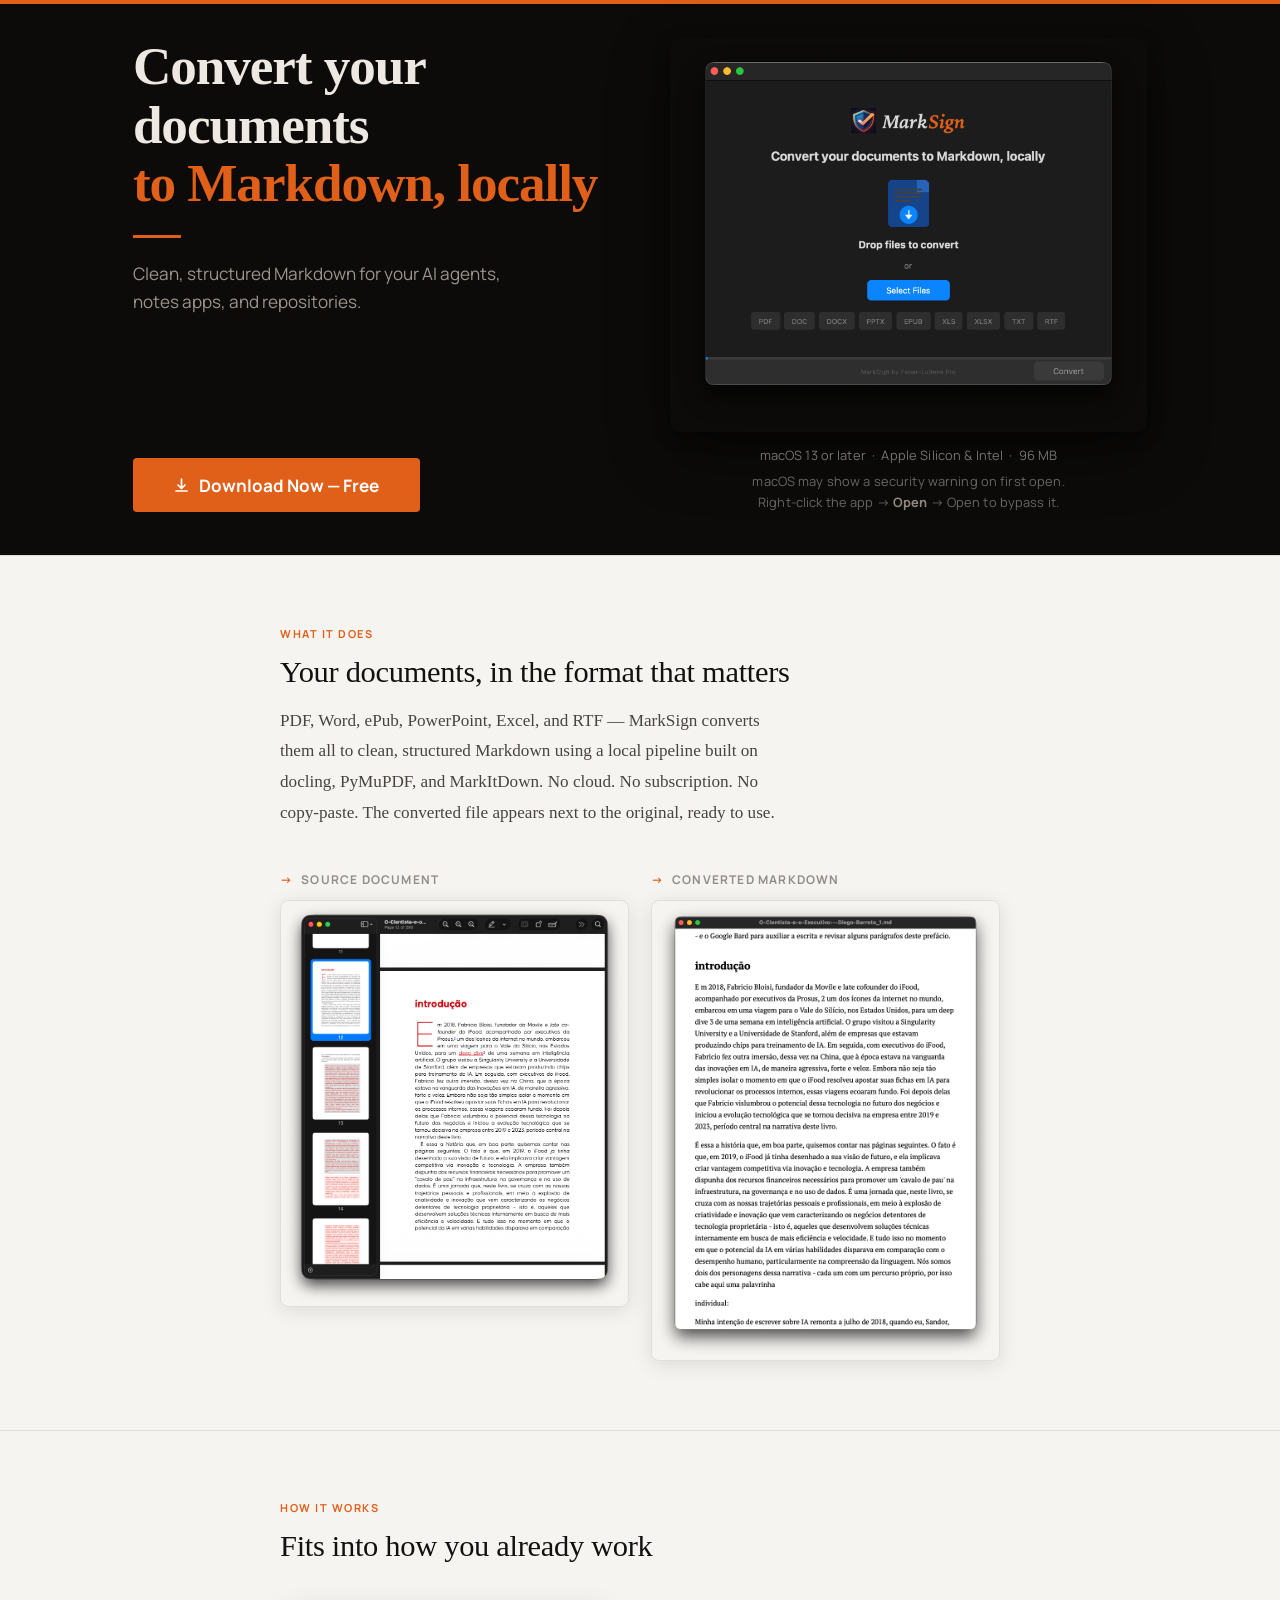
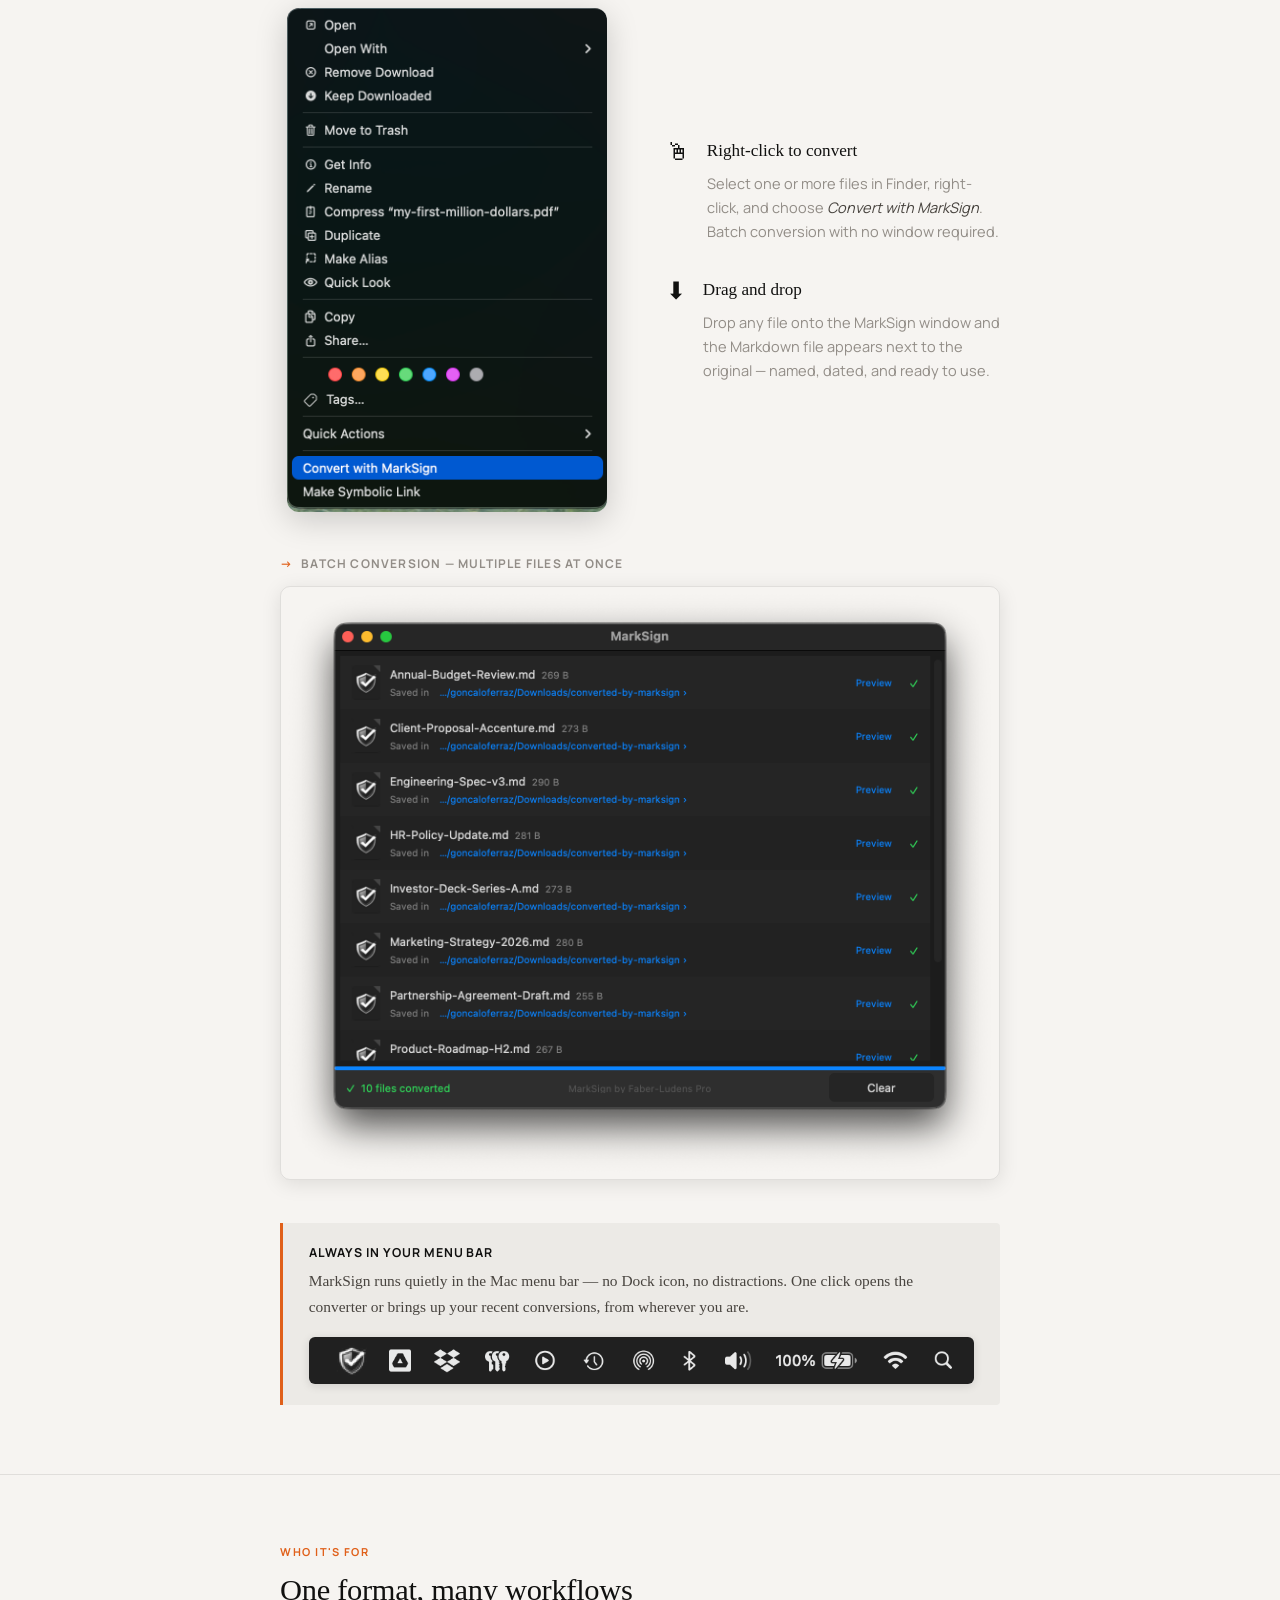
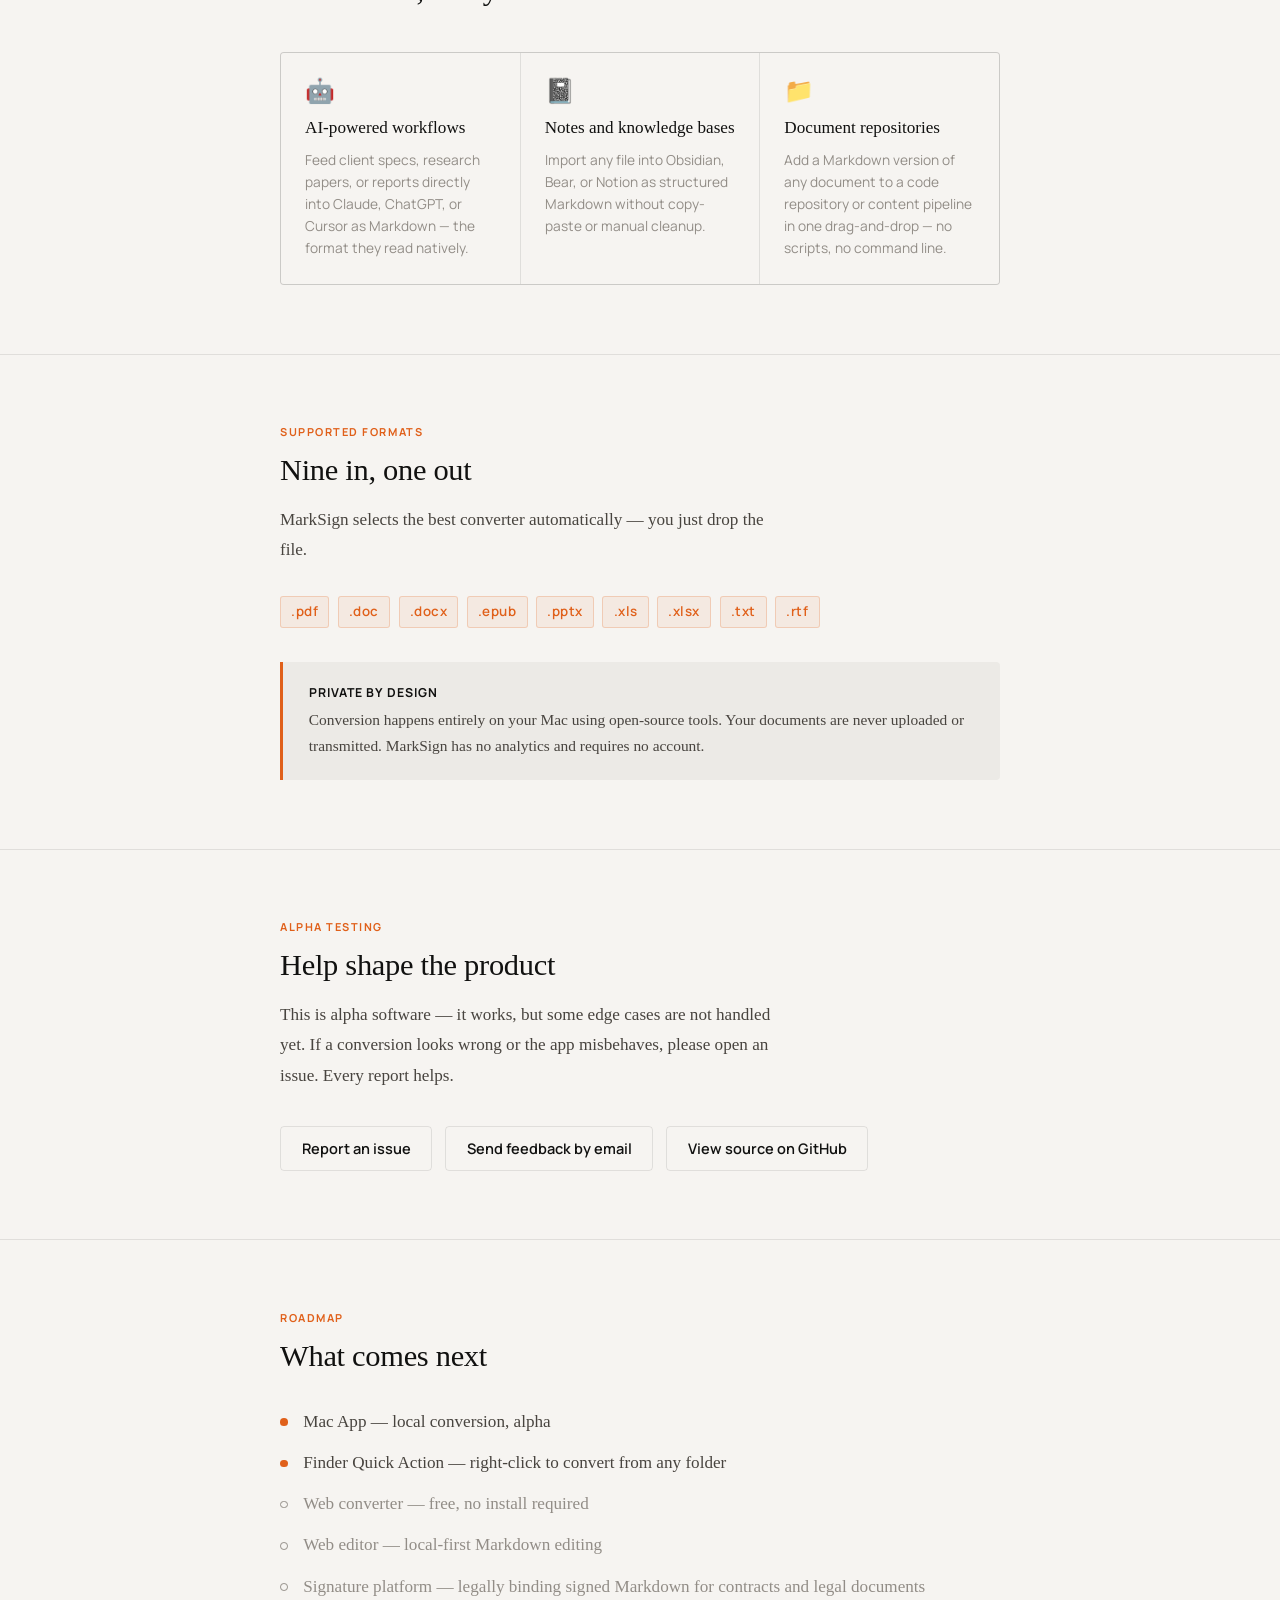
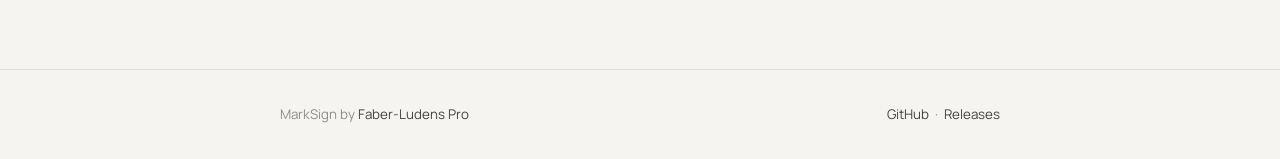
<file: docs/index.html>
<!DOCTYPE html>
<html lang="en">
<head>
  <meta charset="UTF-8">
  <meta name="viewport" content="width=device-width, initial-scale=1.0">
  <title>MarkSign — Convert your documents to Markdown, locally</title>
  <meta name="description" content="Drop a PDF, Word file, or ePub. Get clean Markdown in seconds. Runs entirely on your Mac — nothing uploaded, nothing sent.">

  <meta property="og:title" content="MarkSign — Convert your documents to Markdown, locally">
  <meta property="og:description" content="Local, private, free during alpha. macOS app.">
  <meta property="og:type" content="website">
  <meta property="og:url" content="https://faberludens-pro.github.io/marksign">
  <meta property="og:image" content="https://faberludens-pro.github.io/marksign/hero.png">
  <meta property="og:image:width" content="1200">
  <meta property="og:image:height" content="630">

  <link rel="icon" href="favicon.ico" sizes="any">
  <link rel="icon" href="favicon-192.png" type="image/png">
  <link rel="apple-touch-icon" href="apple-touch-icon.png">

  <link rel="preconnect" href="https://fonts.googleapis.com">
  <link rel="preconnect" href="https://fonts.gstatic.com" crossorigin>
  <link href="https://fonts.googleapis.com/css2?family=Manrope:wght@400;500;600;700&display=swap" rel="stylesheet">

  <style>
    *, *::before, *::after { box-sizing: border-box; margin: 0; padding: 0; }

    :root {
      --bg:        #f6f4f1;
      --bg-2:      #eceae6;
      --rule:      rgba(0, 0, 0, 0.09);
      --ink:       #111110;
      --ink-2:     #48443f;
      --ink-3:     #928d87;
      --orange:    #e0601a;
      --orange-bg: rgba(224, 96, 26, 0.07);
      --orange-bd: rgba(224, 96, 26, 0.22);

      --step-0: clamp(1rem,    1.34vw, 1.25rem);
      --step-1: clamp(1.333rem,1.79vw, 1.666rem);
      --step-2: clamp(1.777rem,2.38vw, 2.221rem);
      --step-3: clamp(2.369rem,3.18vw, 2.961rem);
      --step-4: clamp(3.158rem,4.23vw, 3.948rem);

      --serif: 'Iowan Old Style', 'Apple Garamond', Baskerville,
               'Baskerville Old Face', 'Hoefler Text', Garamond,
               'Times New Roman', serif;
      --sans: 'Manrope', system-ui, sans-serif;
    }

    html { font-size: var(--step-0); line-height: 1.55; scroll-behavior: smooth; -webkit-font-smoothing: antialiased; }
    body { background: var(--bg); color: var(--ink); font-family: var(--serif); }

    .wrap        { max-width: 780px; margin: 0 auto; padding: 0 1.75rem; }
    .wrap--narrow{ max-width: 580px; margin: 0 auto; padding: 0 1.75rem; }

    /* ── Header ── */
    header { padding: 1.4rem 0; border-bottom: 1px solid var(--rule); }
    header .wrap { display: flex; align-items: center; justify-content: space-between; }
    .site-name {
      display: flex; align-items: center; gap: 0.7rem;
      font-family: var(--serif); font-size: 1.2rem; font-weight: 700; font-style: italic;
      text-decoration: none; color: var(--ink);
      letter-spacing: -0.01em;
    }
    .site-name img { width: 28px; height: 28px; border-radius: 5px; object-fit: cover; }
    .badge {
      font-family: var(--sans); font-size: 0.6rem; font-weight: 700;
      letter-spacing: 0.14em; text-transform: uppercase; color: var(--orange);
      border: 1px solid var(--orange-bd); background: var(--orange-bg);
      padding: 0.25em 0.65em; border-radius: 2px;
    }

    /* ── Hero ── */
    .hero {
      background: #0c0b0a;
      border-top: 4px solid var(--orange);
      padding: 2rem 0 2.5rem;
    }
    .hero-inner {
      max-width: 1100px; margin: 0 auto; padding: 0 2.5rem;
      display: grid;
      grid-template-columns: 1fr 1fr;
      align-items: stretch;
      gap: 3.5rem;
    }
    @media (max-width: 720px) {
      .hero-inner { grid-template-columns: 1fr; }
      .hero-col-right { display: none; }
    }
    /* Left column */
    .hero-col-left {
      display: flex;
      flex-direction: column;
    }
    .hero h1 {
      font-family: var(--serif); font-size: clamp(2rem, 4.2vw, 3.1rem);
      font-weight: 700; line-height: 1.1; letter-spacing: -0.02em;
      color: #ede8e1;
    }
    .hero h1 em { font-style: normal; color: var(--orange); display: block; }
    .hero-rule {
      width: 48px; height: 3px; background: var(--orange);
      margin: 1.25rem 0;
    }
    .hero-sub {
      font-family: var(--sans); font-size: 1rem;
      color: rgba(155,148,140,1); line-height: 1.65;
      max-width: 40ch;
    }
    .hero-cta { margin-top: auto; padding-top: 2rem; }
    .btn-dl {
      display: inline-flex; align-items: center; gap: 0.6rem;
      font-family: var(--sans); font-size: 1rem; font-weight: 700;
      color: #fff; background: var(--orange); border: none; cursor: pointer;
      padding: 0.9rem 2.4rem; border-radius: 4px; transition: background 0.15s;
    }
    .btn-dl:hover { background: #c05016; }
    .btn-dl:focus-visible { outline: 2px solid var(--orange); outline-offset: 3px; }
    /* Right column */
    .hero-col-right {
      display: flex;
      flex-direction: column;
    }
    .hero-shot img {
      width: 100%; display: block; border-radius: 10px;
      box-shadow: 0 4px 16px rgba(0,0,0,.35), 0 20px 60px rgba(0,0,0,.45);
    }
    .hero-req { margin-top: 0.8rem; text-align: center; }
    .req {
      font-family: var(--sans); font-size: 0.75rem;
      color: var(--ink-3); letter-spacing: 0.01em; line-height: 1.6;
    }

    /* ── Divider ── */
    .divider { border: none; border-top: 1px solid var(--rule); margin: 0; }

    /* ── Sections ── */
    section { padding: 4rem 0; }
    .eyebrow {
      font-family: var(--sans); font-size: 0.64rem; font-weight: 700;
      letter-spacing: 0.14em; text-transform: uppercase; color: var(--orange);
      margin-bottom: 0.75rem;
    }
    h2 {
      font-family: var(--serif); font-size: var(--step-2); font-weight: 400;
      line-height: 1.18; letter-spacing: -0.01em; margin-bottom: 0.9rem;
    }
    .body-copy { font-size: var(--step-0); color: var(--ink-2); line-height: 1.78; max-width: 58ch; }

    /* ── Before/after ── */
    .before-after {
      margin-top: 2.5rem;
      display: grid;
      grid-template-columns: 1fr 1fr;
      gap: 1.25rem;
    }
    @media (max-width: 560px) { .before-after { grid-template-columns: 1fr; } }
    .ba-panel { display: flex; flex-direction: column; gap: 0.6rem; }
    .ba-label {
      font-family: var(--sans); font-size: 0.7rem; font-weight: 700;
      letter-spacing: 0.1em; text-transform: uppercase; color: var(--ink-3);
    }
    .ba-label span { color: var(--orange); margin-right: 0.4em; }
    .ba-panel img {
      width: 100%; border-radius: 8px;
      border: 1px solid var(--rule);
      box-shadow: 0 4px 20px rgba(0,0,0,.1);
    }

    /* ── Use cases ── */
    .cases {
      margin-top: 2.5rem;
      display: grid;
      grid-template-columns: repeat(auto-fill, minmax(210px, 1fr));
      gap: 1px; background: var(--rule);
      border: 1px solid var(--rule); border-radius: 4px; overflow: hidden;
    }
    .case { background: var(--bg); padding: 1.5rem 1.4rem; }
    .case-icon { font-size: 1.4rem; margin-bottom: 0.7rem; line-height: 1; }
    .case h3 {
      font-family: var(--serif); font-size: var(--step-0); font-weight: 400;
      margin-bottom: 0.45rem; color: var(--ink);
    }
    .case p { font-family: var(--sans); font-size: 0.8rem; color: var(--ink-3); line-height: 1.6; }

    /* ── How it works ── */
    .how-it-works {
      margin-top: 2.5rem;
      display: grid;
      grid-template-columns: 1fr 1fr;
      gap: 3rem;
      align-items: center;
    }
    @media (max-width: 640px) {
      .how-it-works { grid-template-columns: 1fr; }
    }
    .hiw-panel--image img {
      width: 100%; max-width: 320px;
      border-radius: 12px;
      box-shadow: 0 8px 32px rgba(0,0,0,0.18);
      display: block; margin: 0 auto;
    }
    .hiw-panel--text {
      display: flex; flex-direction: column; gap: 2rem;
    }
    .hiw-feature {
      display: flex; gap: 1rem; align-items: flex-start;
    }
    .hiw-feature .case-icon { font-size: 1.4rem; line-height: 1; flex-shrink: 0; margin-top: 0.1rem; }
    .hiw-feature h3 {
      font-family: var(--serif); font-size: var(--step-0); font-weight: 400;
      margin-bottom: 0.35rem; color: var(--ink);
    }
    .hiw-feature p { font-family: var(--sans); font-size: 0.85rem; color: var(--ink-3); line-height: 1.65; }
    .hiw-feature p em { font-style: italic; color: var(--ink-2); }

    /* ── Formats ── */
    .formats { margin-top: 1.75rem; display: flex; flex-wrap: wrap; gap: 0.5rem; }
    .fmt {
      font-family: var(--sans); font-size: 0.78rem; font-weight: 600;
      letter-spacing: 0.04em; color: var(--orange);
      background: var(--orange-bg); border: 1px solid var(--orange-bd);
      padding: 0.35em 0.75em; border-radius: 3px;
    }

    /* ── Privacy ── */
    .privacy-block {
      margin-top: 2rem; padding: 1.2rem 1.5rem;
      background: var(--bg-2); border-left: 3px solid var(--orange);
      border-radius: 0 4px 4px 0;
      font-size: 0.9rem; color: var(--ink-2); line-height: 1.7;
    }
    .privacy-block strong {
      display: block; margin-bottom: 0.2rem;
      font-family: var(--sans); font-size: 0.72rem; font-weight: 700;
      letter-spacing: 0.08em; text-transform: uppercase; color: var(--ink);
    }

    /* ── Feedback ── */
    .feedback-row { margin-top: 2rem; display: flex; gap: 0.75rem; flex-wrap: wrap; }
    .btn-outline {
      display: inline-flex; align-items: center; gap: 0.5rem;
      font-family: var(--sans); font-size: 0.85rem; font-weight: 600;
      text-decoration: none; color: var(--ink);
      border: 1px solid var(--rule); padding: 0.6rem 1.2rem;
      border-radius: 4px; transition: border-color 0.15s;
    }
    .btn-outline:hover { border-color: var(--ink-3); }

    /* ── Roadmap ── */
    .roadmap { margin-top: 2rem; display: flex; flex-direction: column; gap: 0.85rem; }
    .rm { display: flex; align-items: baseline; gap: 0.9rem; font-size: var(--step-0); }
    .rm-dot {
      flex-shrink: 0; width: 0.45rem; height: 0.45rem;
      border-radius: 50%; position: relative; top: -0.05em;
    }
    .rm-dot.done { background: var(--orange); }
    .rm-dot.soon { background: transparent; border: 1.5px solid var(--ink-3); }
    .rm.done { color: var(--ink-2); }
    .rm.soon { color: var(--ink-3); }

    /* ── Download modal ── */
    #dl-modal {
      border: none; border-radius: 10px; padding: 0;
      max-width: 420px; width: calc(100% - 2rem);
      box-shadow: 0 8px 40px rgba(0,0,0,0.22);
      background: var(--bg);
      position: fixed; top: 50%; left: 50%;
      transform: translate(-50%, -50%);
      margin: 0;
    }
    #dl-modal::backdrop { background: rgba(0,0,0,0.55); backdrop-filter: blur(3px); }
    .modal-inner { padding: 2.2rem 2rem 2rem; }
    .modal-inner h3 {
      font-family: var(--serif); font-size: 1.4rem; font-weight: 400;
      line-height: 1.2; margin-bottom: 0.4rem; color: var(--ink);
    }
    .modal-inner p {
      font-family: var(--sans); font-size: 0.82rem; color: var(--ink-2);
      margin-bottom: 1.4rem; line-height: 1.6;
    }
    .modal-inner label {
      display: block; font-family: var(--sans); font-size: 0.72rem;
      font-weight: 700; letter-spacing: 0.08em; text-transform: uppercase;
      color: var(--ink-3); margin-bottom: 0.4rem;
    }
    .modal-inner input[type="email"] {
      width: 100%; padding: 0.7rem 0.9rem; border: 1px solid rgba(0,0,0,0.15);
      border-radius: 4px; font-family: var(--sans); font-size: 0.95rem;
      color: var(--ink); background: #fff; margin-bottom: 1rem;
      outline: none; transition: border-color 0.15s;
    }
    .modal-inner input[type="email"]:focus { border-color: var(--orange); }
    .modal-actions { display: flex; gap: 0.75rem; align-items: center; }
    .btn-submit {
      flex: 1; display: inline-flex; align-items: center; justify-content: center;
      gap: 0.5rem; font-family: var(--sans); font-size: 0.95rem; font-weight: 700;
      color: #fff; background: var(--orange); border: none; cursor: pointer;
      padding: 0.75rem 1.5rem; border-radius: 4px; transition: background 0.15s;
    }
    .btn-submit:hover { background: #c05016; }
    .btn-cancel {
      font-family: var(--sans); font-size: 0.82rem; color: var(--ink-3);
      background: none; border: none; cursor: pointer; padding: 0.5rem;
    }
    .btn-cancel:hover { color: var(--ink); }

    /* ── Footer ── */
    footer { border-top: 1px solid var(--rule); padding: 2rem 0; }
    footer .wrap { display: flex; align-items: center; justify-content: space-between; flex-wrap: wrap; gap: 0.5rem; }
    footer p { font-family: var(--sans); font-size: 0.78rem; color: var(--ink-3); }
    footer a { color: var(--ink-2); text-decoration: none; }
    footer a:hover { color: var(--ink); }
  </style>
</head>
<body>

  <!-- Hero -->
  <div class="hero">
    <div class="hero-inner">

      <div class="hero-col-left">
        <h1>Convert your documents<em>to Markdown, locally</em></h1>
        <div class="hero-rule"></div>
        <p class="hero-sub">Clean, structured Markdown for your AI agents, notes apps, and repositories.</p>
        <div class="hero-cta">
          <button class="btn-dl" onclick="document.getElementById('dl-modal').showModal()">
            <svg width="15" height="15" viewBox="0 0 15 15" fill="none" aria-hidden="true">
              <path d="M7.5 1v8.5M4 7l3.5 3.5L11 7M2 13h11" stroke="currentColor" stroke-width="1.7" stroke-linecap="round" stroke-linejoin="round"/>
            </svg>
            Download Now — Free
          </button>
        </div>
      </div>

      <div class="hero-col-right">
        <div class="hero-shot">
          <img src="marksign-initial.png" alt="MarkSign app — drop files to convert">
        </div>
        <div class="hero-req">
          <p class="req" style="color:rgba(146,141,135,0.8);">macOS 13 or later &nbsp;·&nbsp; Apple Silicon &amp; Intel &nbsp;·&nbsp; 96 MB</p>
          <p class="req" style="color:rgba(146,141,135,0.7);margin-top:0.3rem;">
            macOS may show a security warning on first open.<br>
            Right-click the app → <strong style="color:rgba(160,152,144,0.9)">Open</strong> → Open to bypass it.
          </p>
        </div>
      </div>

    </div>
  </div>

  <hr class="divider">

  <!-- What it does -->
  <section>
    <div class="wrap">
      <p class="eyebrow">What it does</p>
      <h2>Your documents, in the format that matters</h2>
      <p class="body-copy">
        PDF, Word, ePub, PowerPoint, Excel, and RTF — MarkSign converts them all to clean, structured Markdown using a local pipeline built on docling, PyMuPDF, and MarkItDown. No cloud. No subscription. No copy-paste. The converted file appears next to the original, ready to use.
      </p>

      <div class="before-after">
        <div class="ba-panel">
          <p class="ba-label"><span>→</span> Source document</p>
          <img src="before-conversion.png" alt="PDF open in Preview">
        </div>
        <div class="ba-panel">
          <p class="ba-label"><span>→</span> Converted Markdown</p>
          <img src="after-conversion.png" alt="Converted Markdown in MarkSign Preview">
        </div>
      </div>
    </div>
  </section>

  <hr class="divider">

  <!-- How it works -->
  <section>
    <div class="wrap">
      <p class="eyebrow">How it works</p>
      <h2>Fits into how you already work</h2>

      <div class="how-it-works">
        <div class="hiw-panel hiw-panel--image">
          <img src="contextual-menu.png" alt="Finder contextual menu showing Convert with MarkSign option highlighted">
        </div>
        <div class="hiw-panel hiw-panel--text">
          <div class="hiw-feature">
            <div class="case-icon">🖱</div>
            <div>
              <h3>Right-click to convert</h3>
              <p>Select one or more files in Finder, right-click, and choose <em>Convert with MarkSign</em>. Batch conversion with no window required.</p>
            </div>
          </div>
          <div class="hiw-feature">
            <div class="case-icon">⬇︎</div>
            <div>
              <h3>Drag and drop</h3>
              <p>Drop any file onto the MarkSign window and the Markdown file appears next to the original — named, dated, and ready to use.</p>
            </div>
          </div>
        </div>
      </div>

      <div class="hiw-full" style="margin-top: 2.5rem;">
        <p class="ba-label" style="margin-bottom: 0.75rem;"><span>→</span> Batch conversion — multiple files at once</p>
        <img src="multi-convert.png" alt="MarkSign converting multiple files at once" style="width:100%;border-radius:10px;border:1px solid var(--rule);box-shadow:0 4px 20px rgba(0,0,0,.1);">
      </div>

      <div class="privacy-block" style="margin-top: 2rem;">
        <strong>Always in your menu bar</strong>
        MarkSign runs quietly in the Mac menu bar — no Dock icon, no distractions. One click opens the converter or brings up your recent conversions, from wherever you are.
        <img src="menu-bar.png" alt="MarkSign icon in the Mac menu bar" style="display:block;margin-top:1rem;border-radius:6px;max-width:100%;box-shadow:0 2px 10px rgba(0,0,0,0.12);">
      </div>
    </div>
  </section>

  <hr class="divider">

  <!-- Use cases -->
  <section>
    <div class="wrap">
      <p class="eyebrow">Who it's for</p>
      <h2>One format, many workflows</h2>

      <div class="cases">
        <div class="case">
          <div class="case-icon">🤖</div>
          <h3>AI-powered workflows</h3>
          <p>Feed client specs, research papers, or reports directly into Claude, ChatGPT, or Cursor as Markdown — the format they read natively.</p>
        </div>
        <div class="case">
          <div class="case-icon">📓</div>
          <h3>Notes and knowledge bases</h3>
          <p>Import any file into Obsidian, Bear, or Notion as structured Markdown without copy-paste or manual cleanup.</p>
        </div>
        <div class="case">
          <div class="case-icon">📁</div>
          <h3>Document repositories</h3>
          <p>Add a Markdown version of any document to a code repository or content pipeline in one drag-and-drop — no scripts, no command line.</p>
        </div>
      </div>
    </div>
  </section>

  <hr class="divider">

  <!-- Formats + Privacy -->
  <section>
    <div class="wrap">
      <p class="eyebrow">Supported formats</p>
      <h2>Nine in, one out</h2>
      <p class="body-copy">MarkSign selects the best converter automatically — you just drop the file.</p>

      <div class="formats">
        <span class="fmt">.pdf</span>
        <span class="fmt">.doc</span>
        <span class="fmt">.docx</span>
        <span class="fmt">.epub</span>
        <span class="fmt">.pptx</span>
        <span class="fmt">.xls</span>
        <span class="fmt">.xlsx</span>
        <span class="fmt">.txt</span>
        <span class="fmt">.rtf</span>
      </div>

      <div class="privacy-block">
        <strong>Private by design</strong>
        Conversion happens entirely on your Mac using open-source tools. Your documents are never uploaded or transmitted. MarkSign has no analytics and requires no account.
      </div>
    </div>
  </section>

  <hr class="divider">

  <!-- Feedback -->
  <section>
    <div class="wrap">
      <p class="eyebrow">Alpha testing</p>
      <h2>Help shape the product</h2>
      <p class="body-copy">
        This is alpha software — it works, but some edge cases are not handled yet. If a conversion looks wrong or the app misbehaves, please open an issue. Every report helps.
      </p>

      <div class="feedback-row">
        <a class="btn-outline" href="https://github.com/faberludens-pro/marksign/issues/new" target="_blank" rel="noopener">
          Report an issue
        </a>
        <a class="btn-outline" href="mailto:marksign@faberludens.pro">
          Send feedback by email
        </a>
        <a class="btn-outline" href="https://github.com/faberludens-pro/marksign" target="_blank" rel="noopener">
          View source on GitHub
        </a>
      </div>
    </div>
  </section>

  <hr class="divider">

  <!-- Roadmap -->
  <section>
    <div class="wrap">
      <p class="eyebrow">Roadmap</p>
      <h2>What comes next</h2>

      <div class="roadmap">
        <div class="rm done">
          <div class="rm-dot done"></div>
          Mac App — local conversion, alpha
        </div>
        <div class="rm done">
          <div class="rm-dot done"></div>
          Finder Quick Action — right-click to convert from any folder
        </div>
        <div class="rm soon">
          <div class="rm-dot soon"></div>
          Web converter — free, no install required
        </div>
        <div class="rm soon">
          <div class="rm-dot soon"></div>
          Web editor — local-first Markdown editing
        </div>
        <div class="rm soon">
          <div class="rm-dot soon"></div>
          Signature platform — legally binding signed Markdown for contracts and legal documents
        </div>
      </div>
    </div>
  </section>

  <footer>
    <div class="wrap">
      <p>MarkSign by <a href="https://faberludens.pro" target="_blank" rel="noopener">Faber-Ludens Pro</a></p>
      <p>
        <a href="https://github.com/faberludens-pro/marksign" target="_blank" rel="noopener">GitHub</a>
        &nbsp;·&nbsp;
        <a href="https://github.com/faberludens-pro/marksign/releases" target="_blank" rel="noopener">Releases</a>
      </p>
    </div>
  </footer>

  <!-- Download modal -->
  <dialog id="dl-modal" aria-labelledby="modal-title">
    <div class="modal-inner">
      <h3 id="modal-title">Get MarkSign for free</h3>
      <p>Enter your email and we'll send you release notes and updates. Your download starts immediately after.</p>
      <form id="dl-form">
        <label for="email">Email address</label>
        <input type="email" id="email" name="email" placeholder="you@example.com" required autocomplete="email">
        <div class="modal-actions">
          <button type="submit" class="btn-submit" id="dl-submit">
            <svg width="14" height="14" viewBox="0 0 15 15" fill="none" aria-hidden="true">
              <path d="M7.5 1v8.5M4 7l3.5 3.5L11 7M2 13h11" stroke="currentColor" stroke-width="1.7" stroke-linecap="round" stroke-linejoin="round"/>
            </svg>
            Download — Free
          </button>
          <button type="button" class="btn-cancel" onclick="document.getElementById('dl-modal').close()">Cancel</button>
        </div>
        <p id="dl-error" style="display:none;color:#c0392b;font-family:var(--sans);font-size:0.8rem;margin-top:0.75rem;">Something went wrong. Please try again.</p>
      </form>
    </div>
  </dialog>

  <script>
    // Close modal on backdrop click
    document.getElementById('dl-modal').addEventListener('click', function(e) {
      if (e.target === this) this.close();
    });

    // AJAX form submission → redirect to thank-you on success
    document.getElementById('dl-form').addEventListener('submit', async function(e) {
      e.preventDefault();
      const btn = document.getElementById('dl-submit');
      const err = document.getElementById('dl-error');
      btn.disabled = true;
      btn.textContent = 'Sending…';
      err.style.display = 'none';
      try {
        const res = await fetch('https://formspree.io/f/mojypebe', {
          method: 'POST',
          headers: { 'Accept': 'application/json', 'Content-Type': 'application/json' },
          body: JSON.stringify({ email: document.getElementById('email').value })
        });
        if (res.ok) {
          window.location.href = 'thank-you.html';
        } else {
          throw new Error('Form error');
        }
      } catch {
        err.style.display = 'block';
        btn.disabled = false;
        btn.innerHTML = '<svg width="14" height="14" viewBox="0 0 15 15" fill="none"><path d="M7.5 1v8.5M4 7l3.5 3.5L11 7M2 13h11" stroke="currentColor" stroke-width="1.7" stroke-linecap="round" stroke-linejoin="round"/></svg> Download — Free';
      }
    });
  </script>

</body>
</html>
</file>
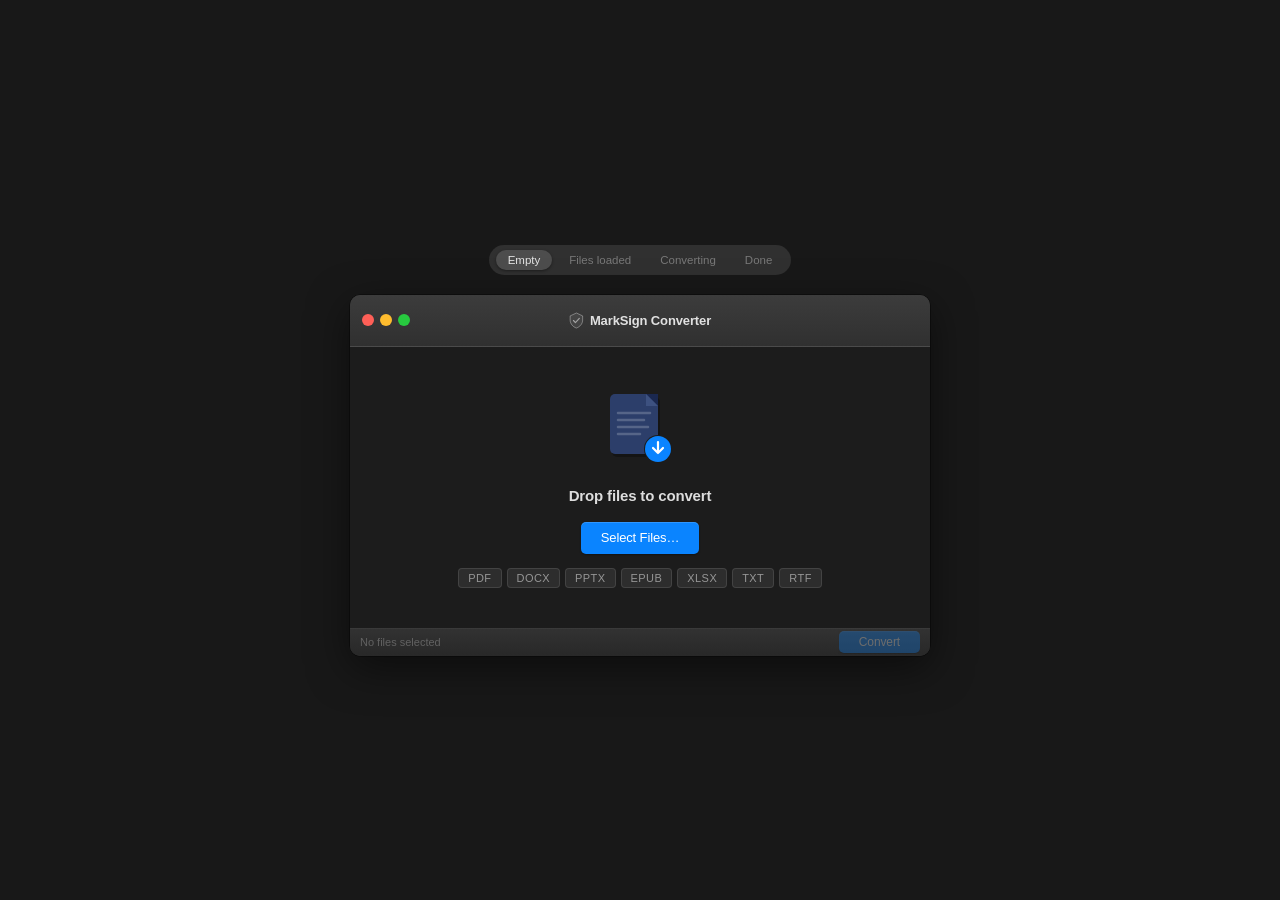
<file: 2026-04-public-app/prototype.html>
<!DOCTYPE html>
<html lang="en">
<head>
<meta charset="UTF-8">
<meta name="viewport" content="width=device-width, initial-scale=1.0">
<title>MarkSign — Prototype v4</title>
<style>
  /* ─── System font stack (macOS HIG) ─── */
  *, *::before, *::after { box-sizing: border-box; margin: 0; padding: 0; }
  body {
    font-family: -apple-system, BlinkMacSystemFont, "SF Pro Text", sans-serif;
    -webkit-font-smoothing: antialiased;
    background: #181818;
    min-height: 100vh;
    display: flex; flex-direction: column;
    align-items: center; justify-content: center;
    padding: 32px 16px; gap: 20px;
    /* macOS system colors as CSS custom properties */
    --accent:          #0A84FF;   /* macOS blue (dark mode) — reads from user system */
    --label:           rgba(255,255,255,0.85);
    --label-2:         rgba(255,255,255,0.50);
    --label-3:         rgba(255,255,255,0.25);
    --separator:       rgba(255,255,255,0.08);
    --fill:            rgba(255,255,255,0.05);
    --fill-2:          rgba(255,255,255,0.08);
    --systemRed:       #FF453A;
    --systemGreen:     #30D158;
    --systemOrange:    #FF9F0A;
    --bg-window:       #2A2A2A;
    --bg-toolbar:      linear-gradient(to bottom, #3C3C3C 0%, #303030 100%);
    --bg-content:      #1C1C1C;
    --bg-statusbar:    linear-gradient(to bottom, #323232 0%, #282828 100%);
  }

  /* ─── Prototype nav ─── */
  .proto-nav {
    display: flex; gap: 5px;
    background: rgba(255,255,255,0.1);
    border-radius: 20px; padding: 5px 7px;
  }
  .proto-nav button {
    border: none; background: transparent;
    color: rgba(255,255,255,0.35);
    font-size: 11.5px; font-weight: 500;
    padding: 4px 12px; border-radius: 14px; cursor: pointer;
  }
  .proto-nav button.active {
    background: rgba(255,255,255,0.14); color: var(--label);
    box-shadow: 0 1px 3px rgba(0,0,0,0.4);
  }

  /* ─── Window ─── */
  .window {
    width: 580px;
    background: var(--bg-window);
    border-radius: 10px;
    box-shadow: 0 0 0 0.5px rgba(0,0,0,0.7), 0 12px 40px rgba(0,0,0,0.5);
    overflow: hidden; display: flex; flex-direction: column;
  }

  /* ─── Unified toolbar ─── */
  .toolbar {
    height: 52px;
    background: var(--bg-toolbar);
    border-bottom: 1px solid var(--separator);
    display: flex; align-items: center; padding: 0 12px;
    position: relative; flex-shrink: 0; user-select: none;
  }
  .traffic-lights { display: flex; gap: 6px; }
  .dot { width: 12px; height: 12px; border-radius: 50%; }
  .dot-close { background: #FE5F57; }
  .dot-min   { background: #FEBC2E; }
  .dot-max   { background: #27C93F; }
  .toolbar-title {
    position: absolute; left: 50%; transform: translateX(-50%);
    font-size: 13px; font-weight: 600; color: var(--label);
    letter-spacing: -0.01em; white-space: nowrap;
    display: flex; align-items: center; gap: 6px; pointer-events: none;
  }
  .toolbar-actions { margin-left: auto; display: flex; align-items: center; gap: 2px; }
  .tb-btn {
    background: none; border: none; color: var(--label-2);
    border-radius: 5px; padding: 5px 8px;
    font-size: 12px; font-weight: 500; cursor: pointer;
    display: flex; align-items: center; gap: 5px; transition: background .1s;
  }
  .tb-btn:hover { background: var(--fill-2); color: var(--label); }

  /* ─── Content ─── */
  .content {
    flex: 1; background: var(--bg-content);
    display: flex; flex-direction: column;
  }

  /* ─── Empty drop zone ─── */
  .drop-zone {
    flex: 1; display: flex; flex-direction: column;
    align-items: center; justify-content: center;
    gap: 10px; padding: 40px 32px; cursor: default;
    transition: background .15s;
  }
  .drop-zone.drag-over {
    background: rgba(10,132,255,0.06);
    outline: 2px dashed rgba(10,132,255,0.35);
    outline-offset: -10px; border-radius: 4px;
  }
  /* Colored document icon — more visible, branded */
  .drop-icon-wrap { margin-bottom: 6px; }
  .drop-label {
    font-size: 15px; font-weight: 600; color: var(--label); letter-spacing: -0.01em;
  }
  /* Remove sub-label text — chips carry the format info */

  /* HIG standard push button: height 32px, radius 5px */
  .btn-default {
    background: var(--accent); color: white; border: none;
    border-radius: 5px; height: 32px; padding: 0 20px;
    font-size: 13px; font-weight: 500; cursor: pointer;
    margin-top: 8px; letter-spacing: -0.01em;
    box-shadow: 0 1px 2px rgba(0,0,0,0.35), inset 0 1px 0 rgba(255,255,255,0.15);
    transition: filter .1s;
  }
  .btn-default:hover { filter: brightness(1.12); }

  /* Format chips — single presentation only */
  .formats-row { display: flex; gap: 5px; flex-wrap: wrap; justify-content: center; margin-top: 4px; }
  .format-pill {
    font-size: 11px; font-weight: 500; letter-spacing: 0.04em;
    color: var(--label-2); background: var(--fill-2);
    padding: 3px 9px; border-radius: 4px;
    border: 0.5px solid rgba(255,255,255,0.1);
  }

  /* ─── File table ─── */
  .file-table-wrap {
    display: none; flex-direction: column; flex: 1; overflow: hidden;
  }
  .file-table-wrap.drag-over {
    outline: 2px dashed rgba(10,132,255,0.35); outline-offset: -4px;
  }
  /* Scrollable list */
  .file-list {
    flex: 1; overflow-y: auto;
    /* macOS scrollbar styling */
    scrollbar-width: thin;
    scrollbar-color: rgba(255,255,255,0.2) transparent;
  }
  .file-list::-webkit-scrollbar { width: 6px; }
  .file-list::-webkit-scrollbar-track { background: transparent; }
  .file-list::-webkit-scrollbar-thumb { background: rgba(255,255,255,0.18); border-radius: 3px; }

  /* HIG two-line row: 52px */
  .file-row {
    display: flex; align-items: center;
    padding: 0 14px; min-height: 52px; gap: 10px;
    border-bottom: 1px solid var(--separator);
    transition: background .08s; cursor: default;
  }
  .file-row:last-child { border-bottom: none; }
  .file-row:hover { background: var(--fill); }

  /* ─── File type icon ─── */
  .file-icon {
    width: 30px; height: 36px; border-radius: 3px;
    display: flex; align-items: flex-end; justify-content: center;
    padding-bottom: 4px; font-size: 7.5px; font-weight: 800; letter-spacing: 0.04em;
    flex-shrink: 0; position: relative;
    box-shadow: 0 1px 3px rgba(0,0,0,0.45);
  }
  .file-icon::before {
    content: ''; position: absolute; top: 0; right: 0;
    border-style: solid; border-width: 6px; border-radius: 0 2px 0 0;
  }
  .icon-pdf  { background: #4A1515; color: #FF6B6B; }
  .icon-pdf::before  { border-color: #7A2020 #1C1C1C #7A2020 #7A2020; }
  .icon-doc  { background: #132040; color: #6B9FFF; }
  .icon-doc::before  { border-color: #1E3570 #1C1C1C #1E3570 #1E3570; }
  .icon-epub { background: #3A2010; color: #FFB855; }
  .icon-epub::before { border-color: #6A3820 #1C1C1C #6A3820 #6A3820; }
  .icon-xlsx { background: #0A2818; color: #4ADF88; }
  .icon-xlsx::before { border-color: #104228 #1C1C1C #104228 #104228; }
  .icon-txt  { background: #282828; color: #AAAAAA; }
  .icon-txt::before  { border-color: #444444 #1C1C1C #444444 #444444; }
  .icon-rtf  { background: #282840; color: #9999FF; }
  .icon-rtf::before  { border-color: #404060 #1C1C1C #404060 #404060; }

  /* ─── File row content ─── */
  .file-details { flex: 1; min-width: 0; }
  .file-name {
    font-size: 13px; font-weight: 400; color: var(--label);
    white-space: nowrap; overflow: hidden; text-overflow: ellipsis; letter-spacing: -0.005em;
  }
  .file-sub { display: flex; align-items: center; gap: 0; margin-top: 2px; flex-wrap: nowrap; }
  .file-size { font-size: 11px; color: var(--label-3); white-space: nowrap; }
  .sub-sep { font-size: 11px; color: var(--label-3); margin: 0 5px; }

  /* Destination path — "Save to: path" */
  .save-to {
    display: flex; align-items: center; gap: 3px;
    font-size: 11px; color: var(--label-3);
    cursor: pointer; border-radius: 3px;
    padding: 1px 5px; margin-left: -3px;
    transition: background .1s, color .1s;
    white-space: nowrap; overflow: hidden; text-overflow: ellipsis;
    max-width: 240px;
  }
  .save-to:hover { background: var(--fill-2); color: var(--label-2); }
  .save-to-label { font-size: 11px; color: var(--label-3); white-space: nowrap; }
  .save-to-path  { color: var(--label-2); direction: rtl; unicode-bidi: plaintext; }

  /* Open in Finder link (Done state, same position as save-to) */
  .open-link {
    font-size: 11.5px; font-weight: 400; color: var(--accent);
    background: none; border: none; cursor: pointer;
    text-decoration: none; letter-spacing: -0.01em;
    padding: 1px 0; opacity: 0.85;
    transition: opacity .1s;
    white-space: nowrap;
  }
  .open-link:hover { opacity: 1; text-decoration: underline; }

  /* Error detail row — message only, no action buttons */
  .error-detail-row {
    display: none;
    padding: 9px 14px 11px 54px;
    background: rgba(255,69,58,0.07);
    border-bottom: 1px solid rgba(255,69,58,0.12);
  }
  .error-detail-row.open { display: block; }
  .err-title { font-size: 12px; font-weight: 600; color: var(--systemRed); margin-bottom: 3px; }
  .err-body  { font-size: 11px; color: var(--label-3); line-height: 1.55; }

  /* Status column */
  .file-status-col {
    flex-shrink: 0; display: flex; align-items: center; gap: 6px;
    min-width: 90px; justify-content: flex-end;
  }
  .st { font-size: 12px; }
  .st-waiting    { color: var(--label-3); }
  .st-converting { color: var(--label-2); display: flex; align-items: center; gap: 5px; }
  .st-done       { color: var(--systemGreen); }
  .st-error      { color: var(--systemRed); }

  @keyframes spin { to { transform: rotate(360deg); } }
  .spinner {
    width: 11px; height: 11px;
    border: 1.5px solid rgba(255,255,255,0.12);
    border-top-color: var(--label-2);
    border-radius: 50%;
    animation: spin 0.65s linear infinite;
    display: inline-block; flex-shrink: 0;
  }

  /* ─── Add more row ─── */
  .add-row {
    display: flex; align-items: center; gap: 6px;
    padding: 0 14px; height: 32px;
    border-top: 1px solid var(--separator);
    cursor: pointer; transition: background .08s;
    color: var(--label-3); font-size: 12px; flex-shrink: 0;
  }
  .add-row:hover { background: var(--fill); color: var(--label-2); }

  /* ─── Progress strip ─── */
  .progress-strip {
    display: none; flex-direction: column; gap: 5px;
    padding: 9px 16px;
    background: var(--fill);
    border-top: 1px solid var(--separator); flex-shrink: 0;
  }
  .progress-labels { display: flex; justify-content: space-between; font-size: 11px; color: var(--label-3); }
  .progress-track  { height: 3px; background: rgba(255,255,255,0.1); border-radius: 2px; overflow: hidden; }
  .progress-fill   {
    height: 100%;
    background: var(--accent); /* system accent */
    border-radius: 2px; transition: width .35s ease;
  }

  /* ─── Done banner ─── */
  .done-banner {
    display: none; align-items: center; gap: 8px;
    padding: 9px 16px;
    background: var(--fill);
    border-top: 1px solid var(--separator); flex-shrink: 0;
  }
  .done-banner.visible { display: flex; }
  .done-banner-text { flex: 1; }
  .done-banner-title { font-size: 12px; font-weight: 500; color: var(--label-2); }
  .done-banner-sub   { font-size: 11px; color: var(--label-3); margin-top: 1px; }

  /* ─── Status bar ─── */
  .statusbar {
    height: 28px;
    background: var(--bg-statusbar);
    border-top: 1px solid var(--separator);
    display: flex; align-items: center;
    padding: 0 10px; gap: 6px; flex-shrink: 0;
  }
  .status-text { font-size: 11px; color: var(--label-3); flex: 1; }
  .status-text strong { color: var(--label-2); font-weight: 500; }

  /* HIG push buttons — 22px height (small), proper horizontal padding */
  .sb-btn {
    height: 22px; padding: 0 16px;
    font-size: 12px; font-weight: 500; letter-spacing: -0.01em;
    border-radius: 5px; cursor: pointer; border: none;
    transition: filter .1s; white-space: nowrap; flex-shrink: 0;
  }
  .sb-btn:hover:not(:disabled)  { filter: brightness(1.1); }
  .sb-btn:active:not(:disabled) { filter: brightness(0.9); }
  .sb-btn:disabled { opacity: 0.3; cursor: default; filter: none !important; }

  /* Primary = system accent color */
  .sb-btn-default {
    background: var(--accent); color: white; padding: 0 20px;
    box-shadow: 0 1px 0 rgba(0,0,0,0.3), inset 0 1px 0 rgba(255,255,255,0.12);
  }
  /* Normal secondary */
  .sb-btn-normal {
    background: linear-gradient(to bottom, #505050, #404040);
    color: var(--label-2); border: 0.5px solid rgba(255,255,255,0.12);
  }
</style>
</head>
<body>

<div class="proto-nav">
  <button class="active" onclick="setState('empty')">Empty</button>
  <button onclick="setState('loaded')">Files loaded</button>
  <button onclick="setState('converting')">Converting</button>
  <button onclick="setState('done')">Done</button>
</div>

<div class="window">

  <!-- Toolbar -->
  <div class="toolbar">
    <div class="traffic-lights">
      <div class="dot dot-close"></div>
      <div class="dot dot-min"></div>
      <div class="dot dot-max"></div>
    </div>
    <div class="toolbar-title">
      <svg width="15" height="17" viewBox="0 0 18 20" fill="none">
        <path d="M9 1L1.5 4.5V9.5C1.5 13.7 4.7 17.7 9 19C13.3 17.7 16.5 13.7 16.5 9.5V4.5L9 1Z"
          fill="rgba(255,255,255,0.07)" stroke="rgba(255,255,255,0.35)" stroke-width="1.2"/>
        <path d="M5.5 10L7.8 12.5L12.5 7.5" stroke="rgba(255,255,255,0.5)" stroke-width="1.4"
          stroke-linecap="round" stroke-linejoin="round"/>
      </svg>
      MarkSign Converter
    </div>
    <div class="toolbar-actions">
      <button class="tb-btn" id="tb-add" style="display:none" onclick="alert('Opens Finder file picker')">
        <svg width="12" height="12" viewBox="0 0 24 24" fill="none" stroke="currentColor"
          stroke-width="2.2" stroke-linecap="round" stroke-linejoin="round">
          <line x1="12" y1="5" x2="12" y2="19"/><line x1="5" y1="12" x2="19" y2="12"/>
        </svg>
        Add Files
      </button>
    </div>
  </div>

  <!-- Content -->
  <div class="content">

    <!-- EMPTY STATE -->
    <div class="drop-zone" id="drop-zone" onclick="setState('loaded')">
      <!-- Colored document icon with markdown badge -->
      <div class="drop-icon-wrap">
        <svg width="72" height="80" viewBox="0 0 72 80" fill="none" xmlns="http://www.w3.org/2000/svg">
          <!-- Document shadow -->
          <rect x="8" y="10" width="48" height="60" rx="5" fill="rgba(0,0,0,0.3)"/>
          <!-- Document body -->
          <rect x="6" y="7" width="48" height="60" rx="5" fill="#2C3E6A"/>
          <!-- Folded corner -->
          <path d="M42 7H54V19L42 7Z" fill="#1A2850"/>
          <path d="M42 7L54 19H42V7Z" fill="#3D5180"/>
          <!-- Lines -->
          <line x1="14" y1="26" x2="46" y2="26" stroke="rgba(255,255,255,0.2)" stroke-width="2.5" stroke-linecap="round"/>
          <line x1="14" y1="33" x2="40" y2="33" stroke="rgba(255,255,255,0.2)" stroke-width="2.5" stroke-linecap="round"/>
          <line x1="14" y1="40" x2="44" y2="40" stroke="rgba(255,255,255,0.2)" stroke-width="2.5" stroke-linecap="round"/>
          <line x1="14" y1="47" x2="36" y2="47" stroke="rgba(255,255,255,0.2)" stroke-width="2.5" stroke-linecap="round"/>
          <!-- Accent badge: arrow down in circle -->
          <circle cx="54" cy="62" r="14" fill="#1C1C1C"/>
          <circle cx="54" cy="62" r="13" fill="#0A84FF"/>
          <path d="M49 61L54 66L59 61M54 55V66" stroke="white" stroke-width="2.2"
            stroke-linecap="round" stroke-linejoin="round"/>
        </svg>
      </div>
      <span class="drop-label">Drop files to convert</span>
      <button class="btn-default" onclick="setState('loaded');event.stopPropagation()">Select Files…</button>
      <!-- Format chips — single occurrence -->
      <div class="formats-row">
        <span class="format-pill">PDF</span>
        <span class="format-pill">DOCX</span>
        <span class="format-pill">PPTX</span>
        <span class="format-pill">EPUB</span>
        <span class="format-pill">XLSX</span>
        <span class="format-pill">TXT</span>
        <span class="format-pill">RTF</span>
      </div>
    </div>

    <!-- FILE TABLE -->
    <div class="file-table-wrap" id="file-table-wrap">
      <div class="file-list" id="file-list"></div>
      <div class="add-row" id="add-row" onclick="alert('Opens Finder file picker')">
        <svg width="11" height="11" viewBox="0 0 24 24" fill="none" stroke="currentColor"
          stroke-width="2.5" stroke-linecap="round" stroke-linejoin="round">
          <line x1="12" y1="5" x2="12" y2="19"/><line x1="5" y1="12" x2="19" y2="12"/>
        </svg>
        Add more files…
      </div>
    </div>

    <!-- Progress -->
    <div class="progress-strip" id="progress-strip">
      <div class="progress-labels">
        <span id="progress-label">Converting 4 of 10…</span>
        <span id="progress-pct">40%</span>
      </div>
      <div class="progress-track">
        <div class="progress-fill" id="progress-fill" style="width:40%"></div>
      </div>
    </div>

    <!-- Done banner -->
    <div class="done-banner" id="done-banner"></div>

  </div>

  <!-- Status Bar -->
  <div class="statusbar">
    <span class="status-text" id="status-text">No files selected</span>
    <button class="sb-btn sb-btn-normal" id="btn-clear"   style="display:none" onclick="setState('empty')">Clear</button>
    <button class="sb-btn sb-btn-default" id="btn-convert" disabled onclick="setState('converting')">Convert</button>
  </div>

</div>

<script>
const ICON = { PDF:"icon-pdf", DOC:"icon-doc", DOCX:"icon-doc", PPTX:"icon-doc", EPUB:"icon-epub", XLSX:"icon-xlsx", TXT:"icon-txt", RTF:"icon-rtf" };

// 10 files for realistic simulation
const FILES_LOADED = [
  { name:"Annual-Report-2024.pdf",       ext:"PDF",  size:"4.2 MB",  path:"~/Downloads/" },
  { name:"Product-Brief.docx",           ext:"DOCX", size:"348 KB",  path:"~/Desktop/" },
  { name:"DesignSystemGuide.epub",       ext:"EPUB", size:"2.1 MB",  path:"…/Documents/Reports/Q4/" },
  { name:"Q4-Metrics.xlsx",             ext:"XLSX", size:"195 KB",  path:"~/Downloads/" },
  { name:"Research-Notes.txt",           ext:"TXT",  size:"22 KB",   path:"…/Research/Notes/Field/" },
  { name:"UserInterview-Transcript.pdf", ext:"PDF",  size:"1.8 MB",  path:"…/Projects/2024/UX/" },
  { name:"Brand-Guidelines.pdf",         ext:"PDF",  size:"8.4 MB",  path:"~/Desktop/" },
  { name:"Database-Export.xlsx",         ext:"XLSX", size:"2.7 MB",  path:"~/Downloads/" },
  { name:"Chapter-01.epub",              ext:"EPUB", size:"512 KB",  path:"…/Books/Reading/" },
  { name:"Meeting-Notes-Apr.txt",        ext:"TXT",  size:"15 KB",   path:"…/Meetings/2024/April/" },
];

const FILES_CONVERTING = FILES_LOADED.map((f, i) => ({
  ...f,
  st: i < 3 ? "done" : i < 5 ? "converting" : "waiting"
}));

const FILES_DONE = FILES_LOADED.map((f, i) => ({
  ...f,
  st: i === 3 ? "error" : "done",
  ...(i === 3 ? {
    errTitle: "Could not read this file.",
    errBody:  "The file appears to be password-protected or corrupted. Remove the password in Excel, then try again."
  } : {})
}));

// ─── Render ───────────────────────────────────────────────────

function rowHTML(f, i, mode) {
  const icon = `<div class="file-icon ${ICON[f.ext]||'icon-txt'}">${f.ext}</div>`;

  // Sub-row content depends on mode
  let sub = `<span class="file-size">${f.size}</span>`;

  if (mode === 'loaded') {
    sub += `<span class="sub-sep">·</span>
      <span class="save-to" onclick="alert('Opens folder picker for this file')" title="${f.path}">
        <span class="save-to-label">Save to:</span>&nbsp;<span class="save-to-path">${f.path}</span>&nbsp;
        <svg width="9" height="9" viewBox="0 0 10 10" fill="none">
          <path d="M3 1.5L7 5L3 8.5" stroke="currentColor" stroke-width="1.4" stroke-linecap="round" stroke-linejoin="round"/>
        </svg>
      </span>`;
  } else if (mode === 'done') {
    // Open in Finder link in sub-row for all done files
    if (f.st === 'done' || f.st === 'error') {
      sub += `<span class="sub-sep">·</span>
        <button class="open-link" onclick="alert('Reveals ${f.name} in Finder')">Open in Finder</button>`;
    }
  }

  // Status column
  let status = '';
  if (mode === 'loaded') {
    status = `<span class="st st-waiting">Waiting</span>`;
  } else if (mode === 'converting') {
    const s = f.st;
    if (s === 'done')       status = `<span class="st st-done">✓ Converted</span>`;
    else if (s === 'converting') status = `<span class="st st-converting"><span class="spinner"></span>Converting</span>`;
    else                    status = `<span class="st st-waiting">Waiting</span>`;
  } else if (mode === 'done') {
    if (f.st === 'done')  status = `<span class="st st-done">✓ Converted</span>`;
    else                  status = `<span class="st st-error">Error</span>`;
  }

  const errorRow = (mode === 'done' && f.st === 'error' && f.errTitle) ? `
    <div class="error-detail-row open" id="err-${i}">
      <div class="err-title">${f.errTitle}</div>
      <div class="err-body">${f.errBody}</div>
    </div>` : '';

  return `
    <div class="file-row" id="fr-${i}">
      ${icon}
      <div class="file-details">
        <div class="file-name">${f.name}</div>
        <div class="file-sub">${sub}</div>
      </div>
      <div class="file-status-col">${status}</div>
    </div>${errorRow}`;
}

function renderFiles(data, mode) {
  document.getElementById('file-list').innerHTML = data.map((f,i) => rowHTML(f, i, mode)).join('');
}

// ─── State ────────────────────────────────────────────────────

let timer = null;

function setState(s) {
  if (timer) { clearTimeout(timer); timer = null; }

  ['empty','loaded','converting','done'].forEach((n,i) =>
    document.querySelectorAll('.proto-nav button')[i].classList.toggle('active', n === s));

  const dz      = document.getElementById('drop-zone');
  const ftw     = document.getElementById('file-table-wrap');
  const addRow  = document.getElementById('add-row');
  const progSt  = document.getElementById('progress-strip');
  const doneBan = document.getElementById('done-banner');
  const btnConv = document.getElementById('btn-convert');
  const btnClr  = document.getElementById('btn-clear');
  const tbAdd   = document.getElementById('tb-add');
  const stText  = document.getElementById('status-text');

  dz.style.display      = 'none';
  ftw.style.display     = 'none';
  addRow.style.display  = 'none';
  progSt.style.display  = 'none';
  doneBan.classList.remove('visible');
  btnClr.style.display  = 'none';
  tbAdd.style.display   = 'none';
  btnConv.disabled      = true;
  btnConv.textContent   = 'Convert';
  btnConv.style.display = '';
  btnConv.onclick       = () => setState('converting');

  switch (s) {

    case 'empty':
      dz.style.display = 'flex';
      stText.innerHTML = 'No files selected';
      break;

    case 'loaded':
      ftw.style.display = 'flex';
      addRow.style.display = 'flex';
      tbAdd.style.display = 'flex';
      renderFiles(FILES_LOADED, 'loaded');
      btnConv.disabled = false;
      stText.innerHTML = '<strong>10 files</strong> selected';
      break;

    case 'converting':
      ftw.style.display = 'flex';
      progSt.style.display = 'flex';
      renderFiles(FILES_CONVERTING, 'converting');
      document.getElementById('progress-fill').style.width = '40%';
      document.getElementById('progress-label').textContent = 'Converting 4 of 10…';
      document.getElementById('progress-pct').textContent = '40%';
      btnConv.disabled = true;
      btnConv.textContent = 'Converting…';
      stText.innerHTML = 'Please wait…';
      timer = setTimeout(() => setState('done'), 1800);
      break;

    case 'done': {
      ftw.style.display = 'flex';
      doneBan.classList.add('visible');
      renderFiles(FILES_DONE, 'done');

      const okN  = FILES_DONE.filter(f => f.st === 'done').length;
      const hasE = FILES_DONE.some(f => f.st === 'error');

      doneBan.innerHTML = hasE ? `
        <svg width="14" height="14" viewBox="0 0 24 24" fill="none" stroke="rgba(255,159,10,0.8)"
          stroke-width="2" stroke-linecap="round" stroke-linejoin="round" style="flex-shrink:0">
          <path d="M10.29 3.86L1.82 18a2 2 0 001.71 3h16.94a2 2 0 001.71-3L13.71 3.86a2 2 0 00-3.42 0z"/>
          <line x1="12" y1="9" x2="12" y2="13"/><line x1="12" y1="17" x2="12.01" y2="17"/>
        </svg>
        <div class="done-banner-text">
          <div class="done-banner-title">${okN} of 10 converted — 1 needs attention</div>
          <div class="done-banner-sub">Use "Open in Finder" on the error file to fix it, then convert again</div>
        </div>
      ` : `
        <svg width="14" height="14" viewBox="0 0 24 24" fill="none" stroke="rgba(48,209,88,0.8)"
          stroke-width="2.2" stroke-linecap="round" stroke-linejoin="round" style="flex-shrink:0">
          <polyline points="20 6 9 17 4 12"/>
        </svg>
        <div class="done-banner-text">
          <div class="done-banner-title">All ${okN} files converted</div>
          <div class="done-banner-sub">Markdown files saved beside the originals</div>
        </div>
      `;

      btnConv.style.display = 'none';
      btnClr.style.display  = '';
      stText.innerHTML = hasE
        ? `${okN} converted · <span style="color:var(--systemRed)">1 error</span>`
        : `All ${okN} converted`;
      break;
    }
  }
}

setState('empty');

// Drop interactions
const dz = document.getElementById('drop-zone');
['dragover','dragenter'].forEach(e =>
  dz.addEventListener(e, ev => { ev.preventDefault(); dz.classList.add('drag-over'); }));
['dragleave','drop'].forEach(e =>
  dz.addEventListener(e, ev => { ev.preventDefault(); dz.classList.remove('drag-over');
    if(e==='drop') setState('loaded'); }));
const ftw = document.getElementById('file-table-wrap');
['dragover','dragenter'].forEach(e =>
  ftw.addEventListener(e, ev => { ev.preventDefault(); ftw.classList.add('drag-over'); }));
['dragleave','drop'].forEach(e =>
  ftw.addEventListener(e, ev => { ev.preventDefault(); ftw.classList.remove('drag-over');
    if(e==='drop') alert('Adds dragged files to list'); }));
</script>
</body>
</html>
</file>
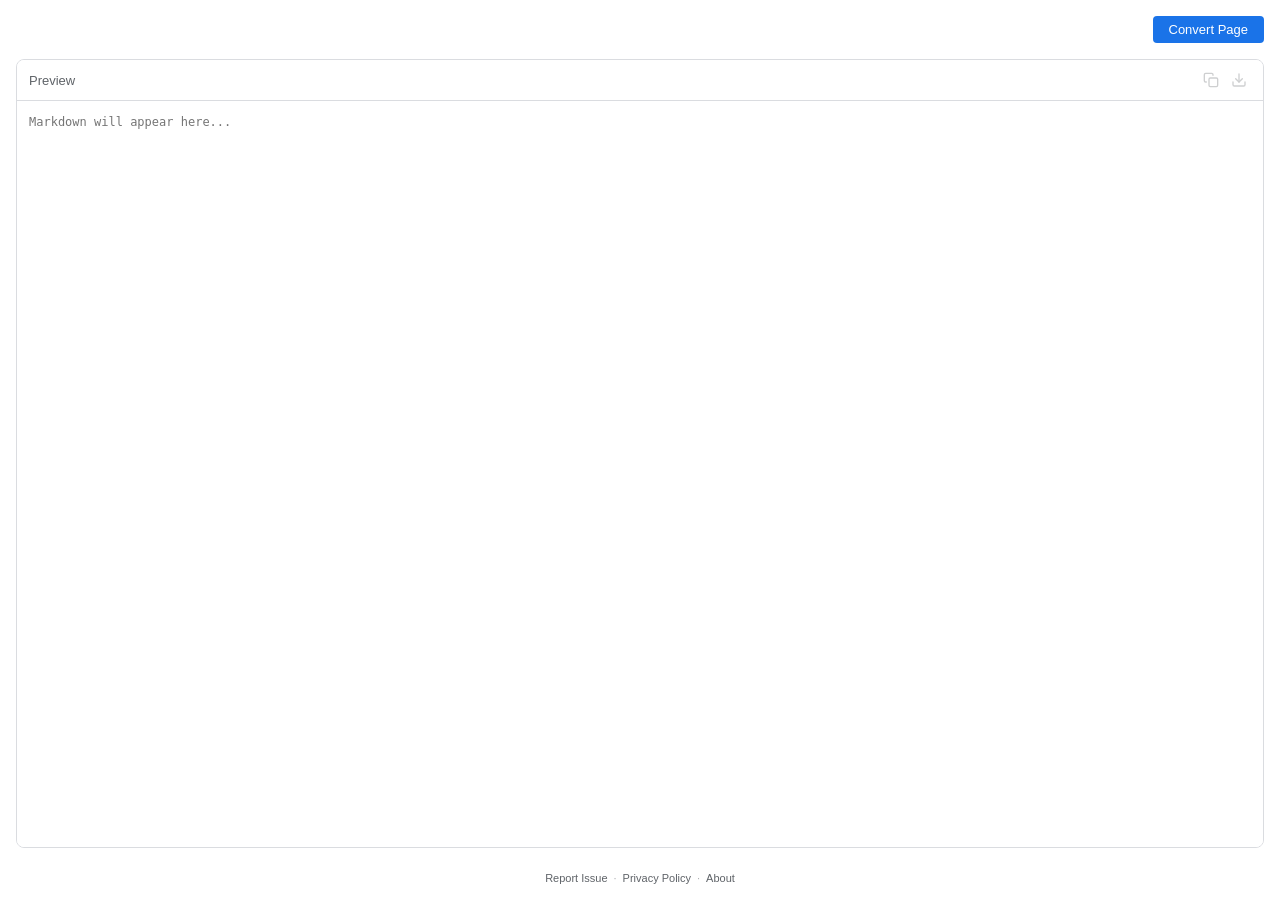
<file: chrome-extension/sidepanel.html>
<!DOCTYPE html>
<html lang="en">
<head>
  <meta charset="UTF-8">
  <meta name="viewport" content="width=device-width, initial-scale=1.0">
  <title>MarkSign Panel</title>
  <link rel="stylesheet" href="styles.css">
</head>
<body>
  <div class="app-container">
    <header>
      <button id="convertBtn" class="button-primary">Convert Page</button>
    </header>

    <main>
      <div id="status" class="status-bar hidden"></div>
      
      <div class="editor-container">
        <div class="toolbar">
          <span class="toolbar-title">Preview</span>
          <div class="toolbar-actions">
            <button id="copyBtn" class="button-icon" title="Copy to clipboard" disabled>
              <svg width="16" height="16" viewBox="0 0 24 24" fill="none" stroke="currentColor" stroke-width="2" stroke-linecap="round" stroke-linejoin="round"><rect x="9" y="9" width="13" height="13" rx="2" ry="2"></rect><path d="M5 15H4a2 2 0 0 1-2-2V4a2 2 0 0 1 2-2h9a2 2 0 0 1 2 2v1"></path></svg>
            </button>
            <button id="downloadBtn" class="button-icon" title="Download Markdown" disabled>
              <svg width="16" height="16" viewBox="0 0 24 24" fill="none" stroke="currentColor" stroke-width="2" stroke-linecap="round" stroke-linejoin="round"><path d="M21 15v4a2 2 0 0 1-2 2H5a2 2 0 0 1-2-2v-4"></path><polyline points="7 10 12 15 17 10"></polyline><line x1="12" y1="15" x2="12" y2="3"></line></svg>
            </button>
          </div>
        </div>
        <textarea id="preview" class="preview-area" placeholder="Markdown will appear here..." readonly></textarea>
      </div>
    </main>

    <footer>
      <a href="mailto:support@faberludens.pro?subject=MarkSign%20Issue" class="link-secondary">Report Issue</a>
      <span class="footer-sep">·</span>
      <a href="https://faberludens-pro.github.io/marksign/privacy" target="_blank" class="link-secondary">Privacy Policy</a>
      <span class="footer-sep">·</span>
      <a href="https://faberludens-pro.github.io/marksign/" target="_blank" class="link-secondary">About</a>
    </footer>
  </div>

  <script src="turndown.js"></script>
  <script src="Readability.js"></script>
  <script src="sidepanel.js" type="module"></script>
</body>
</html>
</file>
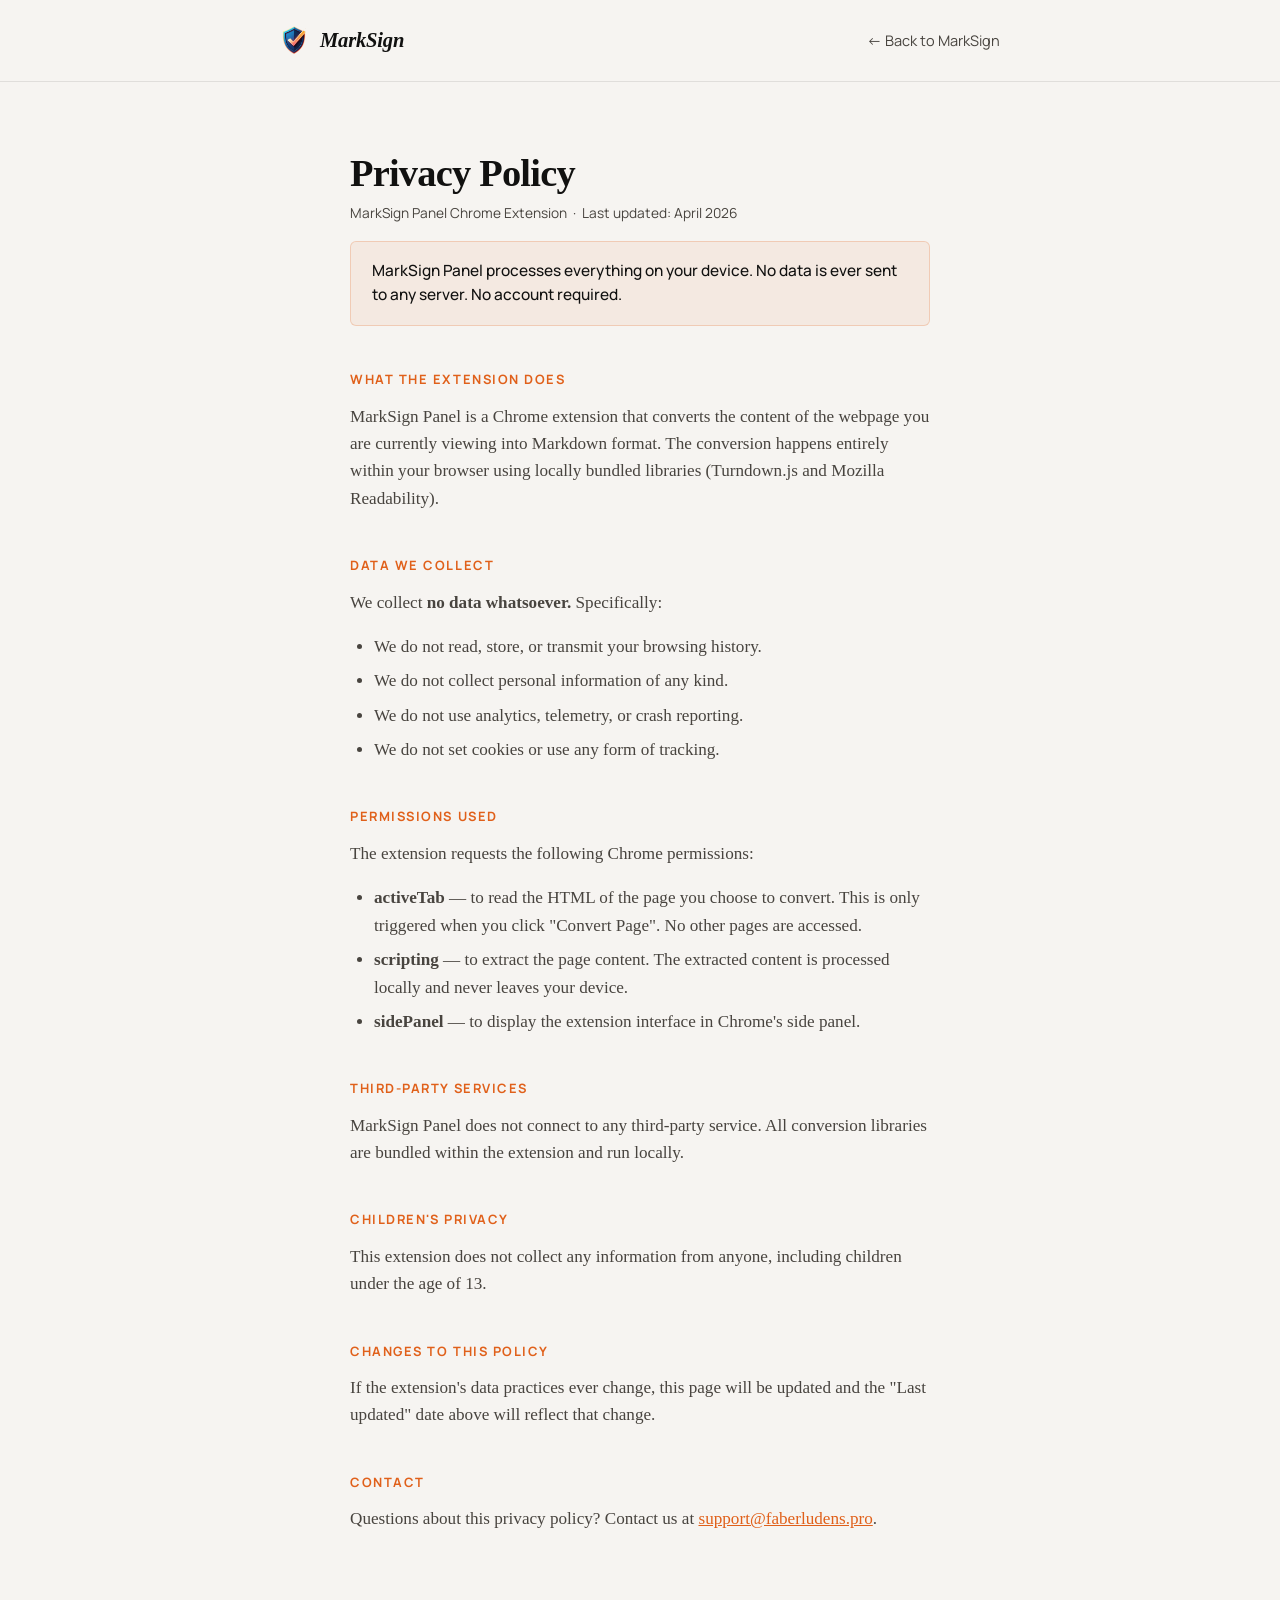
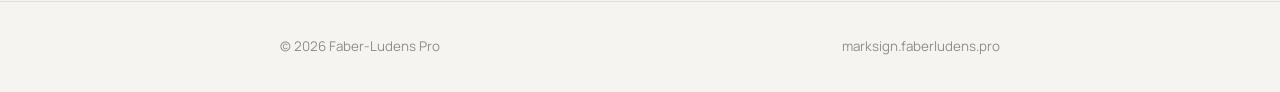
<file: docs/privacy.html>
<!DOCTYPE html>
<html lang="en">
<head>
  <meta charset="UTF-8">
  <meta name="viewport" content="width=device-width, initial-scale=1.0">
  <title>Privacy Policy — MarkSign Panel</title>
  <meta name="description" content="Privacy policy for the MarkSign Panel Chrome extension.">

  <link rel="icon" href="favicon.ico" sizes="any">
  <link rel="icon" href="favicon-192.png" type="image/png">
  <link rel="apple-touch-icon" href="apple-touch-icon.png">

  <link rel="preconnect" href="https://fonts.googleapis.com">
  <link rel="preconnect" href="https://fonts.gstatic.com" crossorigin>
  <link href="https://fonts.googleapis.com/css2?family=Manrope:wght@400;500;600;700&display=swap" rel="stylesheet">

  <style>
    *, *::before, *::after { box-sizing: border-box; margin: 0; padding: 0; }

    :root {
      --bg:        #f6f4f1;
      --rule:      rgba(0, 0, 0, 0.09);
      --ink:       #111110;
      --ink-2:     #48443f;
      --ink-3:     #928d87;
      --orange:    #e0601a;
      --orange-bg: rgba(224, 96, 26, 0.07);
      --orange-bd: rgba(224, 96, 26, 0.22);

      --step-0: clamp(1rem, 1.34vw, 1.25rem);

      --serif: 'Iowan Old Style', 'Apple Garamond', Baskerville,
               'Baskerville Old Face', 'Hoefler Text', Garamond,
               'Times New Roman', serif;
      --sans: 'Manrope', system-ui, sans-serif;
    }

    html { font-size: var(--step-0); line-height: 1.6; -webkit-font-smoothing: antialiased; scroll-behavior: smooth; }
    body { background: var(--bg); color: var(--ink); font-family: var(--serif); }

    .wrap { max-width: 780px; margin: 0 auto; padding: 0 1.75rem; }

    /* ── Header ── */
    header { padding: 1.4rem 0; border-bottom: 1px solid var(--rule); }
    header .wrap { display: flex; align-items: center; justify-content: space-between; }
    .site-name {
      display: flex; align-items: center; gap: 0.7rem;
      font-family: var(--serif); font-size: 1.2rem; font-weight: 700; font-style: italic;
      text-decoration: none; color: var(--ink); letter-spacing: -0.01em;
    }
    .site-name img { width: 28px; height: 28px; border-radius: 5px; object-fit: cover; }
    .nav-link {
      font-family: var(--sans); font-size: 0.85rem; color: var(--ink-2);
      text-decoration: none;
    }
    .nav-link:hover { color: var(--orange); }

    /* ── Content ── */
    .content {
      max-width: 640px;
      margin: 4rem auto;
      padding: 0 1.75rem;
    }

    .content h1 {
      font-family: var(--serif);
      font-size: clamp(1.8rem, 3vw, 2.4rem);
      font-weight: 700;
      letter-spacing: -0.02em;
      line-height: 1.15;
      margin-bottom: 0.4rem;
    }

    .meta {
      font-family: var(--sans);
      font-size: 0.8rem;
      color: var(--ink-3);
      margin-bottom: 3rem;
    }

    .content h2 {
      font-family: var(--sans);
      font-size: 0.75rem;
      font-weight: 700;
      letter-spacing: 0.12em;
      text-transform: uppercase;
      color: var(--orange);
      margin-top: 2.5rem;
      margin-bottom: 0.75rem;
    }

    .content p {
      color: var(--ink-2);
      margin-bottom: 1rem;
    }

    .content ul {
      color: var(--ink-2);
      padding-left: 1.4rem;
      margin-bottom: 1rem;
    }

    .content ul li {
      margin-bottom: 0.4rem;
    }

    .highlight {
      background: var(--orange-bg);
      border: 1px solid var(--orange-bd);
      border-radius: 6px;
      padding: 1rem 1.25rem;
      margin-bottom: 2rem;
    }

    .highlight p {
      font-family: var(--sans);
      font-size: 0.9rem;
      font-weight: 500;
      color: var(--ink);
      margin: 0;
    }

    /* ── Footer ── */
    footer {
      border-top: 1px solid var(--rule);
      padding: 2rem 0;
      margin-top: 4rem;
    }
    footer .wrap {
      display: flex;
      justify-content: space-between;
      align-items: center;
      font-family: var(--sans);
      font-size: 0.78rem;
      color: var(--ink-3);
    }
    footer a { color: var(--ink-3); text-decoration: none; }
    footer a:hover { color: var(--orange); }
  </style>
</head>
<body>

  <header>
    <div class="wrap">
      <a class="site-name" href="index.html">
        <img src="logo.png" alt="MarkSign logo">
        MarkSign
      </a>
      <a class="nav-link" href="index.html">← Back to MarkSign</a>
    </div>
  </header>

  <div class="content">
    <h1>Privacy Policy</h1>
    <p class="meta">MarkSign Panel Chrome Extension &nbsp;·&nbsp; Last updated: April 2026</p>

    <div class="highlight">
      <p>MarkSign Panel processes everything on your device. No data is ever sent to any server. No account required.</p>
    </div>

    <h2>What the extension does</h2>
    <p>MarkSign Panel is a Chrome extension that converts the content of the webpage you are currently viewing into Markdown format. The conversion happens entirely within your browser using locally bundled libraries (Turndown.js and Mozilla Readability).</p>

    <h2>Data we collect</h2>
    <p>We collect <strong>no data whatsoever.</strong> Specifically:</p>
    <ul>
      <li>We do not read, store, or transmit your browsing history.</li>
      <li>We do not collect personal information of any kind.</li>
      <li>We do not use analytics, telemetry, or crash reporting.</li>
      <li>We do not set cookies or use any form of tracking.</li>
    </ul>

    <h2>Permissions used</h2>
    <p>The extension requests the following Chrome permissions:</p>
    <ul>
      <li><strong>activeTab</strong> — to read the HTML of the page you choose to convert. This is only triggered when you click "Convert Page". No other pages are accessed.</li>
      <li><strong>scripting</strong> — to extract the page content. The extracted content is processed locally and never leaves your device.</li>
      <li><strong>sidePanel</strong> — to display the extension interface in Chrome's side panel.</li>
    </ul>

    <h2>Third-party services</h2>
    <p>MarkSign Panel does not connect to any third-party service. All conversion libraries are bundled within the extension and run locally.</p>

    <h2>Children's privacy</h2>
    <p>This extension does not collect any information from anyone, including children under the age of 13.</p>

    <h2>Changes to this policy</h2>
    <p>If the extension's data practices ever change, this page will be updated and the "Last updated" date above will reflect that change.</p>

    <h2>Contact</h2>
    <p>Questions about this privacy policy? Contact us at <a href="mailto:support@faberludens.pro" style="color: var(--orange);">support@faberludens.pro</a>.</p>
  </div>

  <footer>
    <div class="wrap">
      <span>© 2026 Faber-Ludens Pro</span>
      <a href="index.html">marksign.faberludens.pro</a>
    </div>
  </footer>

</body>
</html>
</file>
<file: chrome-extension/styles.css>
:root {
  --bg-color: #ffffff;
  --text-primary: #202124;
  --text-secondary: #5f6368;
  --border-color: #dadce0;
  --primary-color: #1a73e8;
  --primary-hover: #1557b0;
  --surface-hover: #f1f3f4;
  --input-bg: #f1f3f4;
  --button-text: #ffffff;
  --font-family: -apple-system, BlinkMacSystemFont, "Segoe UI", Roboto, Helvetica, Arial, sans-serif;
}

@media (prefers-color-scheme: dark) {
  :root {
    --bg-color: #202124;
    --text-primary: #e8eaed;
    --text-secondary: #9aa0a6;
    --border-color: #5f6368;
    --primary-color: #8ab4f8;
    --primary-hover: #aecbfa;
    --surface-hover: #303134;
    --input-bg: #303134;
    --button-text: #202124;
  }
}

* {
  box-sizing: border-box;
  margin: 0;
  padding: 0;
}

body {
  font-family: var(--font-family);
  background-color: var(--bg-color);
  color: var(--text-primary);
  font-size: 13px;
  height: 100vh;
  display: flex;
  flex-direction: column;
}

.app-container {
  display: flex;
  flex-direction: column;
  height: 100%;
  padding: 16px;
  gap: 16px;
}

header {
  display: flex;
  justify-content: flex-end;
  align-items: center;
}

.button-primary {
  background-color: var(--primary-color);
  color: var(--button-text);
  border: none;
  border-radius: 4px;
  padding: 6px 16px;
  font-size: 13px;
  font-weight: 500;
  cursor: pointer;
  transition: background-color 0.2s;
}

.button-primary:hover {
  background-color: var(--primary-hover);
}

.button-primary:disabled {
  opacity: 0.5;
  cursor: default;
}

main {
  flex: 1;
  display: flex;
  flex-direction: column;
  gap: 8px;
  overflow: hidden;
}

.status-bar {
  padding: 8px 12px;
  border-radius: 4px;
  background-color: var(--surface-hover);
  color: var(--text-secondary);
  font-size: 12px;
}

.status-bar.hidden {
  display: none;
}

.status-bar.error {
  color: #d93025;
  background-color: #fce8e6;
}

@media (prefers-color-scheme: dark) {
  .status-bar.error {
    color: #f28b82;
    background-color: #5c0000;
  }
}

.editor-container {
  flex: 1;
  display: flex;
  flex-direction: column;
  border: 1px solid var(--border-color);
  border-radius: 8px;
  overflow: hidden;
}

.toolbar {
  display: flex;
  justify-content: space-between;
  align-items: center;
  padding: 8px 12px;
  border-bottom: 1px solid var(--border-color);
  background-color: var(--bg-color);
}

.toolbar-title {
  font-weight: 500;
  color: var(--text-secondary);
}

.toolbar-actions {
  display: flex;
  gap: 4px;
}

.button-icon {
  background: none;
  border: none;
  color: var(--text-secondary);
  padding: 4px;
  border-radius: 4px;
  cursor: pointer;
  display: flex;
  align-items: center;
  justify-content: center;
}

.button-icon:hover:not(:disabled) {
  background-color: var(--surface-hover);
  color: var(--text-primary);
}

.button-icon:disabled {
  opacity: 0.3;
  cursor: default;
}

.preview-area {
  flex: 1;
  border: none;
  resize: none;
  padding: 12px;
  font-family: "Menlo", "Consolas", "Monaco", monospace;
  font-size: 12px;
  line-height: 1.5;
  background-color: var(--bg-color);
  color: var(--text-primary);
  outline: none;
}

footer {
  display: flex;
  justify-content: center;
  align-items: center;
  gap: 6px;
  padding-top: 8px;
}

.footer-sep {
  color: var(--text-secondary);
  font-size: 11px;
  opacity: 0.5;
}

.link-secondary {
  color: var(--text-secondary);
  text-decoration: none;
  font-size: 11px;
}

.link-secondary:hover {
  text-decoration: underline;
}
</file>
